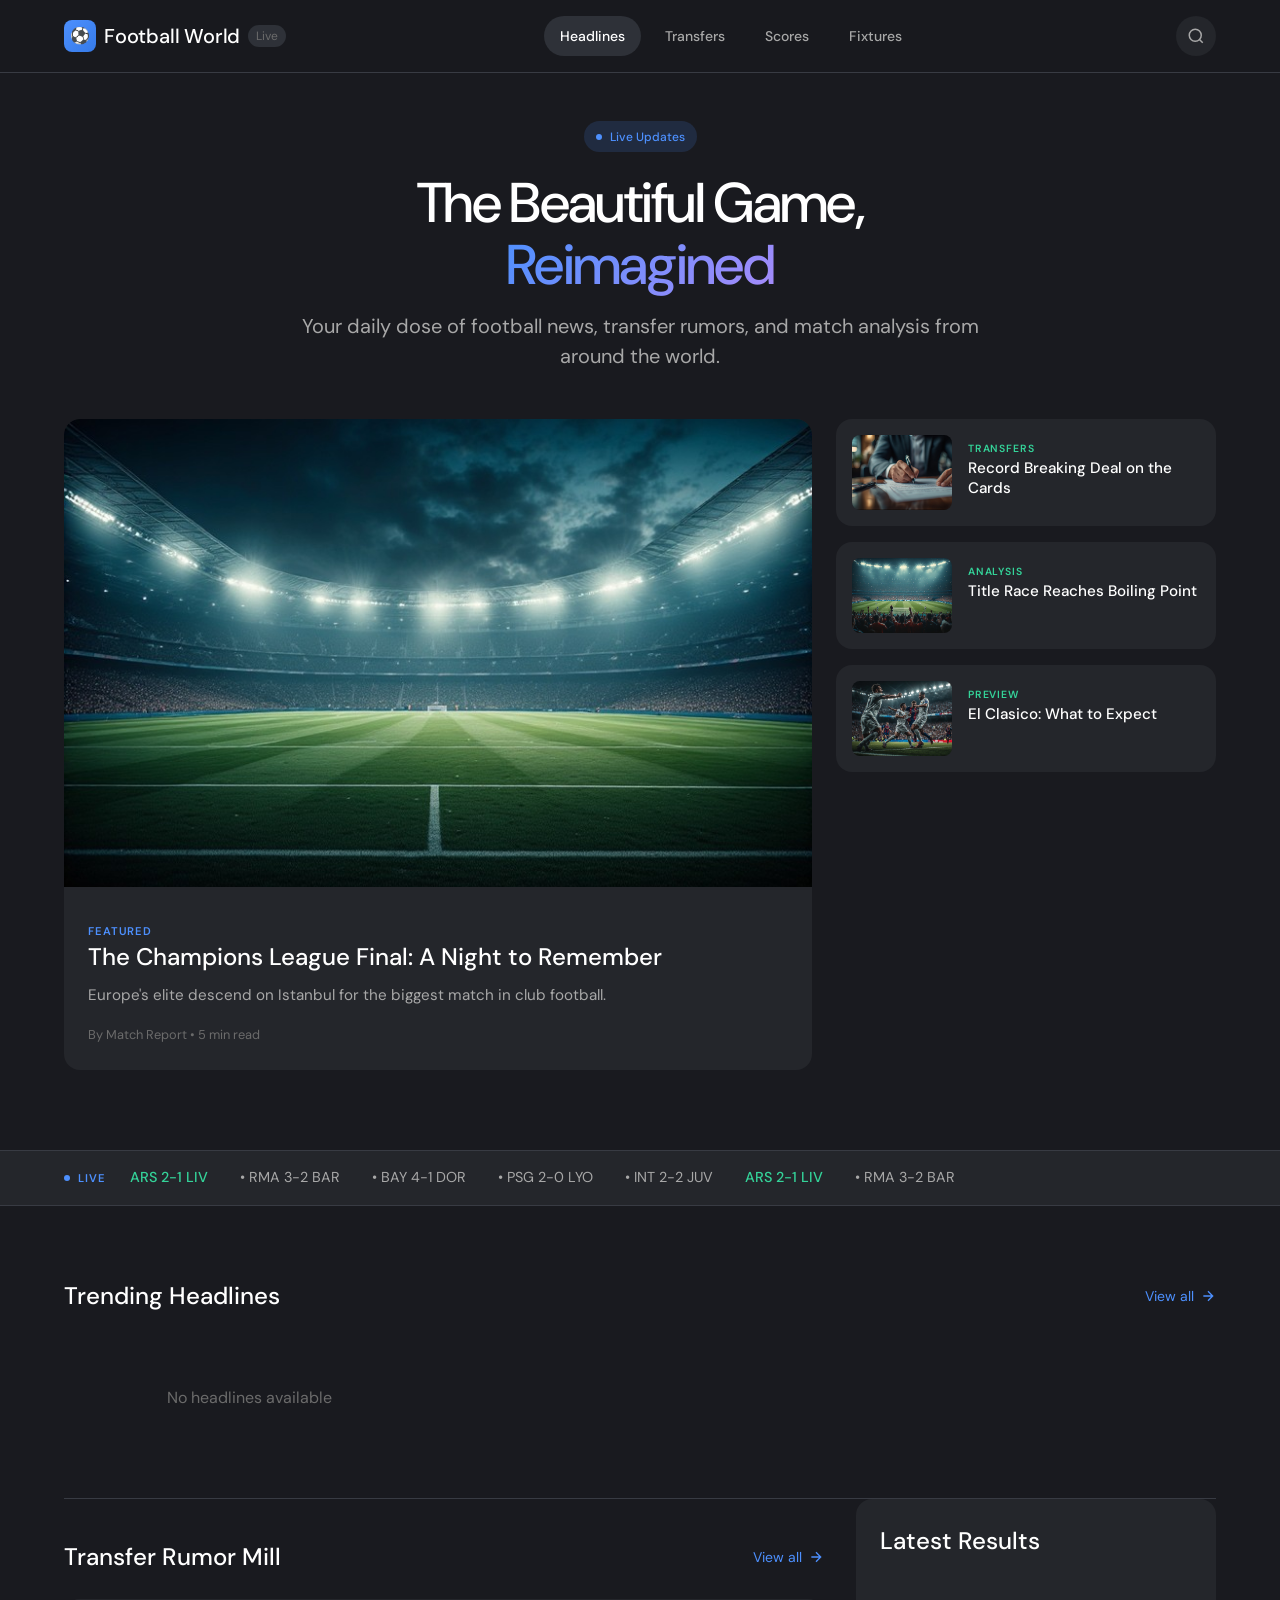
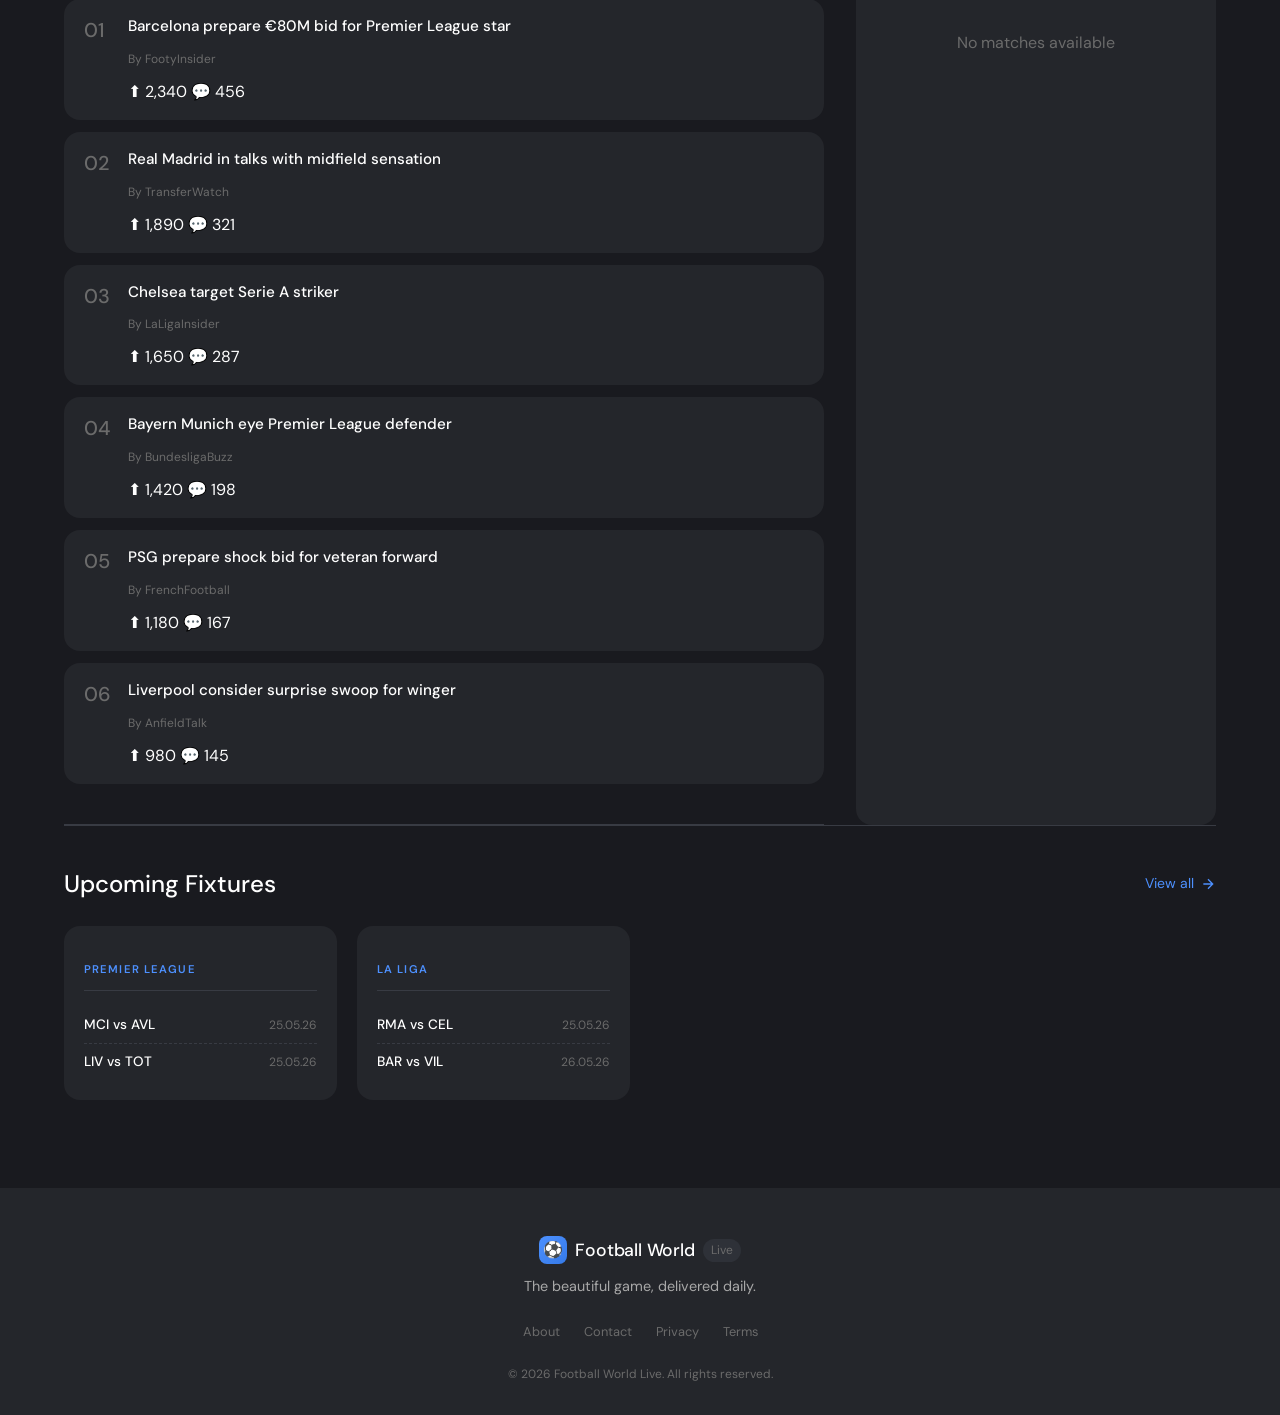
<file: index.html>
<!doctype html>
<html lang="en">
  <head>
    <meta charset="utf-8" />
    <meta name="viewport" content="width=device-width, initial-scale=1" />
    <title>Football World Live</title>
    <meta name="description" content="Your daily dose of football news, transfer rumors, and match analysis." />
    <link rel="preconnect" href="https://fonts.googleapis.com" />
    <link rel="preconnect" href="https://fonts.gstatic.com" crossorigin />
    <link href="https://fonts.googleapis.com/css2?family=DM+Sans:wght@400;500;600;700&display=swap" rel="stylesheet" />
    <link rel="stylesheet" href="./styles.css" />
  </head>
  <body>
    <header class="site-header">
      <div class="header-main container">
        <a href="/" class="brand">
          <div class="brand-icon">⚽</div>
          <span class="brand-text">Football World</span>
          <span class="brand-sub">Live</span>
        </a>
        <nav class="nav-links">
          <a href="#headlines" class="active">Headlines</a>
          <a href="#rumors">Transfers</a>
          <a href="#scores">Scores</a>
          <a href="#fixtures">Fixtures</a>
        </nav>
        <button class="search-btn" aria-label="Search">
          <svg width="18" height="18" viewBox="0 0 24 24" fill="none" stroke="currentColor" stroke-width="2">
            <circle cx="11" cy="11" r="8"></circle>
            <path d="m21 21-4.35-4.35"></path>
          </svg>
        </button>
      </div>
    </header>

    <section class="hero-section">
      <div class="container">
        <div class="hero-header">
          <span class="hero-label">
            <span class="ticker-dot"></span>
            Live Updates
          </span>
          <h1 class="hero-title">The Beautiful Game, <span>Reimagined</span></h1>
          <p class="hero-subtitle">Your daily dose of football news, transfer rumors, and match analysis from around the world.</p>
        </div>

        <div class="main-grid">
          <article class="featured-card">
            <img src="images/1.jpeg" alt="Featured" class="featured-image" />
            <div class="featured-content">
              <span class="featured-tag">Featured</span>
              <h2 class="featured-title">The Champions League Final: A Night to Remember</h2>
              <p class="featured-excerpt">Europe's elite descend on Istanbul for the biggest match in club football.</p>
              <span class="featured-meta">By Match Report • 5 min read</span>
            </div>
          </article>

          <div class="sidebar-grid">
            <article class="side-card">
              <img src="images/2.jpeg" alt="Transfer" />
              <div class="side-content">
                <span class="side-tag">Transfers</span>
                <h3 class="side-title">Record Breaking Deal on the Cards</h3>
              </div>
            </article>
            <article class="side-card">
              <img src="images/3.jpeg" alt="Title Race" />
              <div class="side-content">
                <span class="side-tag">Analysis</span>
                <h3 class="side-title">Title Race Reaches Boiling Point</h3>
              </div>
            </article>
            <article class="side-card">
              <img src="images/4.jpeg" alt="El Clasico" />
              <div class="side-content">
                <span class="side-tag">Preview</span>
                <h3 class="side-title">El Clasico: What to Expect</h3>
              </div>
            </article>
          </div>
        </div>
      </div>
    </section>

    <section class="ticker-section">
      <div class="container">
        <div class="ticker-wrapper">
          <span class="ticker-label">
            <span class="ticker-dot"></span>
            Live
          </span>
          <div class="ticker-track">
            <span class="live">ARS 2-1 LIV</span>
            <span>• RMA 3-2 BAR</span>
            <span>• BAY 4-1 DOR</span>
            <span>• PSG 2-0 LYO</span>
            <span>• INT 2-2 JUV</span>
            <span class="live">ARS 2-1 LIV</span>
            <span>• RMA 3-2 BAR</span>
          </div>
        </div>
      </div>
    </section>

    <main class="container">
      <section id="headlines" class="content-section">
        <div class="section-header">
          <h2 class="section-title">Trending Headlines</h2>
          <a href="#" class="section-link">
            View all
            <svg width="16" height="16" viewBox="0 0 24 24" fill="none" stroke="currentColor" stroke-width="2">
              <path d="M5 12h14M12 5l7 7-7 7"/>
            </svg>
          </a>
        </div>
        <div class="headlines-grid" id="headline-cards"></div>
      </section>

      <div class="two-col-layout">
        <section id="rumors" class="content-section">
          <div class="section-header">
            <h2 class="section-title">Transfer Rumor Mill</h2>
            <a href="#" class="section-link">
              View all
              <svg width="16" height="16" viewBox="0 0 24 24" fill="none" stroke="currentColor" stroke-width="2">
                <path d="M5 12h14M12 5l7 7-7 7"/>
              </svg>
            </a>
          </div>
          <div class="rumor-list" id="rumor-cards"></div>
        </section>

        <section id="scores" class="content-section scores-section">
          <div class="section-header">
            <h2 class="section-title">Latest Results</h2>
          </div>
          <div class="scoreboard" id="scoreboard"></div>
        </section>
      </div>

      <section id="fixtures" class="content-section">
        <div class="section-header">
          <h2 class="section-title">Upcoming Fixtures</h2>
          <a href="#" class="section-link">
            View all
            <svg width="16" height="16" viewBox="0 0 24 24" fill="none" stroke="currentColor" stroke-width="2">
              <path d="M5 12h14M12 5l7 7-7 7"/>
            </svg>
          </a>
        </div>
        <div class="fixtures-grid" id="fixture-grid"></div>
      </section>
    </main>

    <footer class="site-footer">
      <div class="container">
        <div class="footer-content">
          <div class="footer-brand">
            <div class="brand-icon">⚽</div>
            <span class="brand-text">Football World</span>
            <span class="brand-sub">Live</span>
          </div>
          <p class="footer-tagline">The beautiful game, delivered daily.</p>
          <div class="footer-links">
            <a href="#">About</a>
            <a href="#">Contact</a>
            <a href="#">Privacy</a>
            <a href="#">Terms</a>
          </div>
          <p class="copyright">© 2026 Football World Live. All rights reserved.</p>
        </div>
      </div>
    </footer>

    <script src="./app.js"></script>
  </body>
</html>
</file>
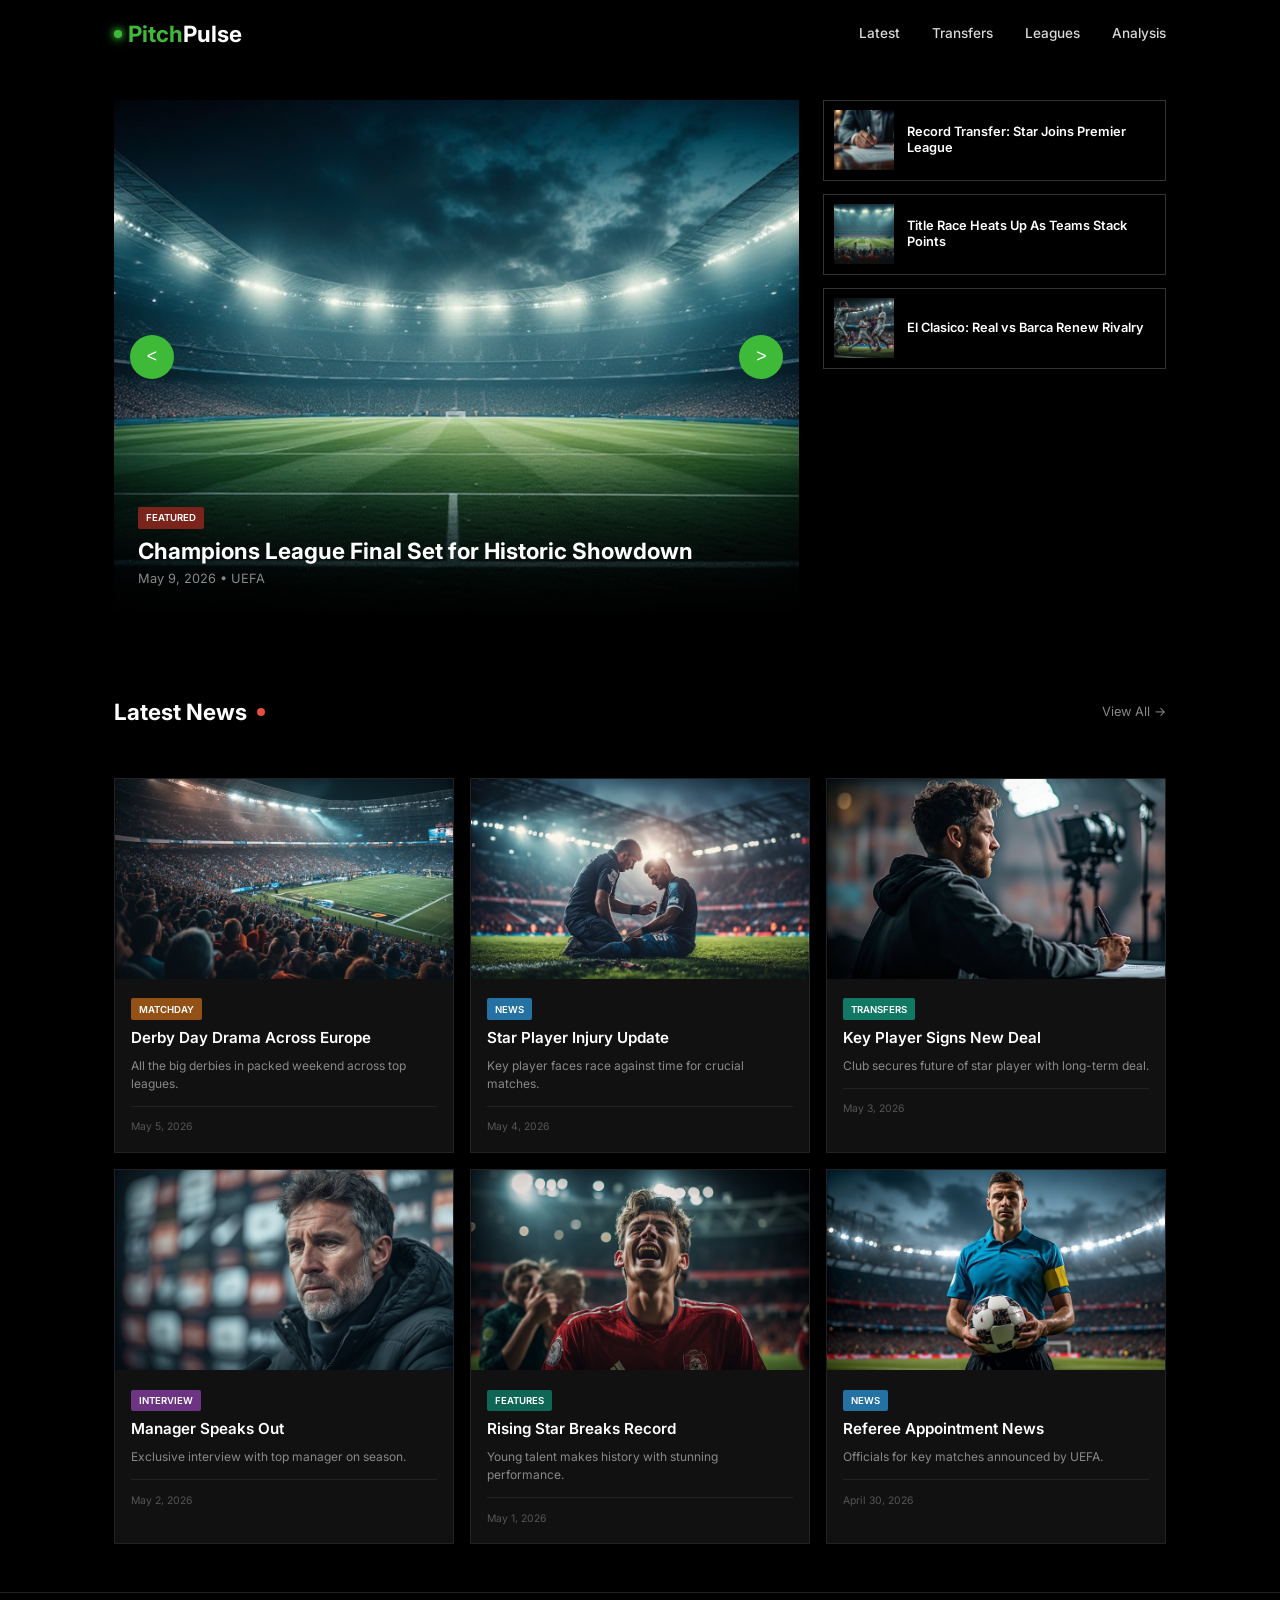
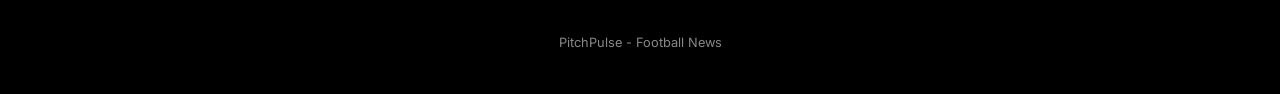
<file: index2.html>
<!DOCTYPE html>
<html lang="en">
<head>
  <meta charset="UTF-8">
  <meta name="viewport" content="width=device-width, initial-scale=1.0">
  <title>PitchPulse - Football News</title>
  <link rel="preconnect" href="https://fonts.googleapis.com">
  <link rel="preconnect" href="https://fonts.gstatic.com" crossorigin>
  <link href="https://fonts.googleapis.com/css2?family=Inter:wght@300;400;500;600;700&family=Satoshi:wght@300;400;500;600;700&display=swap" rel="stylesheet">
  <style>
    * { margin: 0; padding: 0; box-sizing: border-box; }
    :root { --bg-main: #000000; --bg-dark: #000000; --accent: #3eba38; --white: #ffffff; --gray: #888888; --accent: #3eba38; }
    html { scroll-behavior: smooth; }
    body { font-family: 'Satoshi', 'Inter', Arial, sans-serif; background: var(--bg-main); color: var(--white); line-height: 1.6; }
    a { text-decoration: none; color: inherit; }
    .container { max-width: 1100px; margin: 0 auto; padding: 0 1.5rem; }

    /* Header */
    .header { background: var(--bg-dark); position: sticky; top: 0; z-index: 100; }
    .header-inner { max-width: 1100px; margin: 0 auto; display: flex; justify-content: space-between; align-items: center; padding: 1rem 1.5rem; }
    .logo { font-family: 'Satoshi', 'Inter', Arial, sans-serif; font-size: 1.4rem; font-weight: 700; display: flex; align-items: center; }
    .logo-pitch { color: var(--accent); }
    .logo-pulse { color: var(--white); }
    .logo-dot { width: 8px; height: 8px; border-radius: 50%; background: var(--accent); box-shadow: 0 0 6px var(--accent), 0 0 12px var(--accent); animation: greenPulse 2s ease-in-out infinite; margin-right: 0.4rem; }
    @keyframes greenPulse { 0%, 100% { opacity: 1; box-shadow: 0 0 6px var(--accent), 0 0 12px var(--accent); } 50% { opacity: 0.5; box-shadow: 0 0 3px var(--accent), 0 0 6px var(--accent); } }
    @keyframes redPulse { 0%, 100% { opacity: 1; box-shadow: 0 0 6px #e74c3c, 0 0 12px #e74c3c; } 50% { opacity: 0.5; box-shadow: 0 0 3px #e74c3c, 0 0 6px #e74c3c; } }
    .nav { display: flex; gap: 2rem; align-items: center; }
    .nav a { font-size: 0.85rem; font-weight: 500; color: var(--white); opacity: 0.85; transition: color 0.2s ease; }
    .nav a:hover { color: var(--accent); opacity: 1; }
    .nav-dot { width: 6px; height: 6px; border-radius: 50%; background: #e74c3c; animation: redPulse 2s ease-in-out infinite; }

    /* Hero */
    .hero { background: var(--bg-main); padding: 2rem 0; }
    .hero-grid { display: grid; grid-template-columns: 2fr 1fr; gap: 1.5rem; }
    .hero-main { position: relative; }
    .hero-main-frame { width: 100%; aspect-ratio: 4/3; position: relative; overflow: hidden; }
    .hero-main-frame img { width: 100%; height: 100%; object-fit: cover; display: block; }
    .hero-overlay { position: absolute; bottom: 0; left: 0; right: 0; padding: 1.5rem; background: linear-gradient(transparent, rgba(0,0,0,0.9)); }
    .slide-arrow { position: absolute; top: 50%; transform: translateY(-50%); width: 44px; height: 44px; background: var(--accent); border: none; border-radius: 50%; color: white; font-size: 1.1rem; font-weight: 300; cursor: pointer; display: flex; align-items: center; justify-content: center; transition: all 0.2s ease; z-index: 10; }
    .slide-arrow:hover { background: #2ecc71; transform: translateY(-50%) scale(1.1); }
    .slide-arrow.prev { left: 1rem; }
    .slide-arrow.next { right: 1rem; }
    
    .tag { display: inline-block; color: white; font-size: 0.6rem; font-weight: 600; text-transform: uppercase; padding: 0.2rem 0.5rem; border-radius: 2px; }
    .tag-featured { background: #7b241c; }
    .tag-transfers { background: #117864; }
    .tag-analysis { background: #9a7d0a; }
    .tag-preview { background: #1a5276; }
    .tag-matchday { background: #935116; }
    .tag-news { background: #2471a3; }
    .tag-interview { background: #6c3483; }
    .tag-features { background: #0e6655; }

    .hero-title { font-size: 1.4rem; font-weight: 700; line-height: 1.25; margin: 0.5rem 0 0.3rem; display: -webkit-box; -webkit-line-clamp: 2; -webkit-box-orient: vertical; overflow: hidden; }
    .hero-meta { font-size: 0.8rem; color: var(--gray); }

    /* Sidebar */
    .hero-side { display: flex; flex-direction: column; gap: 0.8rem; }
    .hero-side-item { display: flex; align-items: center; gap: 0.8rem; border: 1px solid #333; padding: 0.6rem; border-radius: 0; cursor: pointer; }
    .hero-side-frame { width: 60px; height: 60px; border-radius: 0; overflow: hidden; flex-shrink: 0; }
    .hero-side-frame img { width: 100%; height: 100%; object-fit: cover; transition: transform 0.3s; }
    .hero-side-item:hover .hero-side-frame img { transform: scale(1.1); }
    .hero-side-content { flex: 1; display: flex; flex-direction: column; justify-content: center; }
    .hero-side-content h3 { font-size: 0.8rem; font-weight: 600; line-height: 1.3; color: var(--white); }

    .section { background: var(--bg-main); padding: 3rem 0; }
    .section-header { display: flex; justify-content: space-between; align-items: center; margin-bottom: 2rem; padding-bottom: 1rem; }
    .section-title { font-size: 1.4rem; font-weight: 700; display: flex; align-items: center; gap: 0.6rem; }
    .section-dot { width: 8px; height: 8px; border-radius: 50%; background: #e74c3c; animation: redPulse 2s ease-in-out infinite; }
    .view-all { font-size: 0.8rem; color: var(--gray); }
    
    /* Posts - Tribune Style (clean, minimal, dark) */
    .news-grid { display: grid; grid-template-columns: repeat(3, 1fr); gap: 1rem; }
    .news-card { background: #111; border: 1px solid #222; transition: border-color 0.2s; }
    .news-card:hover { border-color: var(--accent); }
    .news-card-top { width: 100%; height: 200px; overflow: hidden; }
    .news-card-top img { width: 100%; height: 100%; object-fit: cover; transition: transform 0.3s; }
    .news-card:hover .news-card-top img { transform: scale(1.05); }
    .news-card-content { padding: 1rem; }
    .news-card .tag { margin-bottom: 0.5rem; }
    .news-card h3 { font-size: 0.95rem; font-weight: 600; line-height: 1.35; color: var(--white); margin-bottom: 0.5rem; }
    .news-card p { font-size: 0.75rem; color: var(--gray); line-height: 1.5; }
    .news-card-meta { font-size: 0.65rem; color: #555; margin-top: 0.8rem; padding-top: 0.8rem; border-top: 1px solid #222; }

    .footer { background: var(--bg-dark); padding: 2.5rem 0; text-align: center; border-top: 1px solid #222; }
    .footer p { font-size: 0.8rem; color: var(--gray); }

    @media (max-width: 800px) { .hero-grid { grid-template-columns: 1fr; } .news-grid { grid-template-columns: repeat(2, 1fr); } }
    @media (max-width: 600px) { .news-grid { grid-template-columns: 1fr; } .nav { display: none; } }
  </style>
</head>
<body>
  <header class="header">
    <div class="header-inner">
      <a href="index2.html" class="logo"><span class="logo-dot"></span><span class="logo-pitch">Pitch</span><span class="logo-pulse">Pulse</span></a>
      <nav class="nav">
        <a href="#"><span>Latest</span> <span class="nav-dot"></span></a>
        <a href="#">Transfers</a>
        <a href="#">Leagues</a>
        <a href="#">Analysis</a>
      </nav>
    </div>
  </header>

  <section class="hero">
    <div class="container">
      <div class="hero-grid">
        <div class="hero-main">
          <div class="hero-main-frame">
            <a href="#"><img src="images/1.jpeg" alt="Featured" id="main-slide"></a>
            <div class="hero-overlay"><span class="tag tag-featured">Featured</span>
              <h1 class="hero-title">Champions League Final Set for Historic Showdown</h1>
              <p class="hero-meta">May 9, 2026 • UEFA</p>
            </div>
          </div>
          <button class="slide-arrow prev" onclick="prevSlide()">&lt;</button>
          <button class="slide-arrow next" onclick="nextSlide()">&gt;</button>
        </div>
        <div class="hero-side">
          <div class="hero-side-item"><div class="hero-side-frame"><img src="images/2.jpeg"></div><div class="hero-side-content"><h3>Record Transfer: Star Joins Premier League</h3></div></div>
          <div class="hero-side-item"><div class="hero-side-frame"><img src="images/3.jpeg"></div><div class="hero-side-content"><h3>Title Race Heats Up As Teams Stack Points</h3></div></div>
          <div class="hero-side-item"><div class="hero-side-frame"><img src="images/4.jpeg"></div><div class="hero-side-content"><h3>El Clasico: Real vs Barca Renew Rivalry</h3></div></div>
        </div>
      </div>
    </div>
  </section>

  <section class="section">
    <div class="container">
      <div class="section-header">
        <h2 class="section-title">Latest News <span class="section-dot"></span></h2>
        <a href="#" class="view-all">View All →</a>
      </div>
      <div class="news-grid">
        <article class="news-card">
          <div class="news-card-top"><img src="images/5.jpeg" alt="Derby"></div>
          <div class="news-card-content">
            <span class="tag tag-matchday">Matchday</span>
            <h3>Derby Day Drama Across Europe</h3>
            <p>All the big derbies in packed weekend across top leagues.</p>
            <div class="news-card-meta">May 5, 2026</div>
          </div>
        </article>
        <article class="news-card">
          <div class="news-card-top"><img src="images/6.jpeg" alt="Injury"></div>
          <div class="news-card-content">
            <span class="tag tag-news">News</span>
            <h3>Star Player Injury Update</h3>
            <p>Key player faces race against time for crucial matches.</p>
            <div class="news-card-meta">May 4, 2026</div>
          </div>
        </article>
        <article class="news-card">
          <div class="news-card-top"><img src="images/7.jpeg" alt="Contract"></div>
          <div class="news-card-content">
            <span class="tag tag-transfers">Transfers</span>
            <h3>Key Player Signs New Deal</h3>
            <p>Club secures future of star player with long-term deal.</p>
            <div class="news-card-meta">May 3, 2026</div>
          </div>
        </article>
        <article class="news-card">
          <div class="news-card-top"><img src="images/8.jpeg" alt="Manager"></div>
          <div class="news-card-content">
            <span class="tag tag-interview">Interview</span>
            <h3>Manager Speaks Out</h3>
            <p>Exclusive interview with top manager on season.</p>
            <div class="news-card-meta">May 2, 2026</div>
          </div>
        </article>
        <article class="news-card">
          <div class="news-card-top"><img src="images/9.jpeg" alt="Rising Star"></div>
          <div class="news-card-content">
            <span class="tag tag-features">Features</span>
            <h3>Rising Star Breaks Record</h3>
            <p>Young talent makes history with stunning performance.</p>
            <div class="news-card-meta">May 1, 2026</div>
          </div>
        </article>
        <article class="news-card">
          <div class="news-card-top"><img src="images/10.jpeg" alt="Referee"></div>
          <div class="news-card-content">
            <span class="tag tag-news">News</span>
            <h3>Referee Appointment News</h3>
            <p>Officials for key matches announced by UEFA.</p>
            <div class="news-card-meta">April 30, 2026</div>
          </div>
        </article>
      </div>
    </div>
  </section>

  <footer class="footer">
    <div class="container"><p>PitchPulse - Football News</p></div>
  </footer>

  <script>
    const slides = [
      { img: 'images/1.jpeg', title: 'Champions League Final Set for Historic Showdown', tag: 'Featured', tagClass: 'tag-featured', meta: 'May 9, 2026 • UEFA' },
      { img: 'images/2.jpeg', title: 'Record Transfer: Star Joins Premier League', tag: 'Transfers', tagClass: 'tag-transfers', meta: 'May 8, 2026 • Transfers' },
      { img: 'images/3.jpeg', title: 'Title Race Heats Up As Teams Stack Points', tag: 'Analysis', tagClass: 'tag-analysis', meta: 'May 7, 2026 • Premier League' },
      { img: 'images/4.jpeg', title: 'El Clasico: Real vs Barca Renew Rivalry', tag: 'Preview', tagClass: 'tag-preview', meta: 'May 6, 2026 • La Liga' },
      { img: 'images/5.jpeg', title: 'Derby Day Drama Across Europe', tag: 'Matchday', tagClass: 'tag-matchday', meta: 'May 5, 2026 • Premier League' }
    ];
    let current = 0;
    function updateSlide() {
      const s = slides[current];
      document.getElementById('main-slide').src = s.img;
      document.querySelector('.hero-title').textContent = s.title;
      document.querySelector('.hero-overlay .tag').textContent = s.tag;
      document.querySelector('.hero-overlay .tag').className = 'tag ' + s.tagClass;
      document.querySelector('.hero-meta').textContent = s.meta;
    }
    function nextSlide() { current = (current + 1) % slides.length; updateSlide(); }
    function prevSlide() { current = (current - 1 + slides.length) % slides.length; updateSlide(); }
  </script>
</body>
</html>
</file>
<file: styles.css>
:root {
  --bg-primary: #191a1f;
  --bg-surface: #24262b;
  --bg-elevated: #2e3138;
  --bg-hover: #383b43;
  --text-primary: #ffffff;
  --text-secondary: #a8a8a8;
  --text-tertiary: #6b6b6b;
  --accent-blue: #4d90fe;
  --accent-blue-dark: #357ae8;
  --accent-green: #34d399;
  --accent-red: #f87171;
  --border: #383b43;
  --shadow: 0 4px 16px rgba(0,0,0,0.3);
  --radius: 16px;
  --radius-sm: 8px;
  --transition: all 0.25s cubic-bezier(0.4, 0, 0.2, 1);
}

* {
  box-sizing: border-box;
}

html {
  scroll-behavior: smooth;
}

html,
body {
  margin: 0;
  min-height: 100vh;
  font-family: 'DM Sans', system-ui, -apple-system, sans-serif;
  color: var(--text-primary);
  background: var(--bg-primary);
  -webkit-font-smoothing: antialiased;
  line-height: 1.5;
}

a {
  color: inherit;
  text-decoration: none;
  transition: var(--transition);
}

button {
  font-family: inherit;
  cursor: pointer;
  border: none;
}

.container {
  max-width: 1200px;
  margin: 0 auto;
  padding: 0 1.5rem;
}

/* Header */
.site-header {
  position: sticky;
  top: 0;
  z-index: 100;
  background: rgba(25, 26, 31, 0.85);
  backdrop-filter: blur(20px);
  border-bottom: 1px solid var(--border);
}

.header-main {
  display: flex;
  align-items: center;
  justify-content: space-between;
  padding: 1rem 1.5rem;
}

.brand {
  display: flex;
  align-items: center;
  gap: 0.5rem;
}

.brand-icon {
  width: 32px;
  height: 32px;
  background: linear-gradient(135deg, var(--accent-blue), var(--accent-blue-dark));
  border-radius: var(--radius-sm);
  display: flex;
  align-items: center;
  justify-content: center;
  font-size: 1rem;
}

.brand-text {
  font-size: 1.25rem;
  font-weight: 500;
  letter-spacing: -0.01em;
}

.brand-sub {
  font-size: 0.75rem;
  color: var(--text-tertiary);
  background: var(--bg-elevated);
  padding: 0.15rem 0.5rem;
  border-radius: 20px;
}

.nav-links {
  display: flex;
  gap: 0.5rem;
}

.nav-links a {
  padding: 0.6rem 1rem;
  font-size: 0.875rem;
  font-weight: 500;
  color: var(--text-secondary);
  border-radius: 24px;
  transition: var(--transition);
}

.nav-links a:hover {
  color: var(--text-primary);
  background: var(--bg-elevated);
}

.nav-links a.active {
  color: var(--text-primary);
  background: var(--bg-elevated);
}

.search-btn {
  width: 40px;
  height: 40px;
  background: var(--bg-surface);
  border-radius: 50%;
  display: flex;
  align-items: center;
  justify-content: center;
  color: var(--text-secondary);
  transition: var(--transition);
}

.search-btn:hover {
  background: var(--bg-elevated);
  color: var(--text-primary);
}

/* Hero Section */
.hero-section {
  padding: 3rem 0;
}

.hero-header {
  text-align: center;
  max-width: 700px;
  margin: 0 auto 3rem;
}

.hero-label {
  display: inline-flex;
  align-items: center;
  gap: 0.5rem;
  font-size: 0.75rem;
  font-weight: 500;
  color: var(--accent-blue);
  background: rgba(77, 144, 254, 0.15);
  padding: 0.4rem 0.75rem;
  border-radius: 20px;
  margin-bottom: 1.25rem;
}

.hero-title {
  font-size: 3.5rem;
  font-weight: 500;
  line-height: 1.1;
  margin: 0 0 1rem;
  letter-spacing: -0.03em;
}

.hero-title span {
  background: linear-gradient(135deg, var(--accent-blue), #a78bfa);
  -webkit-background-clip: text;
  -webkit-text-fill-color: transparent;
  background-clip: text;
}

.hero-subtitle {
  font-size: 1.25rem;
  color: var(--text-secondary);
  margin: 0;
}

/* Main Grid */
.main-grid {
  display: grid;
  grid-template-columns: 1fr 380px;
  gap: 1.5rem;
}

/* Featured Card */
.featured-card {
  background: var(--bg-surface);
  border-radius: var(--radius);
  overflow: hidden;
  transition: var(--transition);
}

.featured-card:hover {
  transform: translateY(-4px);
  box-shadow: var(--shadow);
}

.featured-image {
  width: 100%;
  aspect-ratio: 16/10;
  object-fit: cover;
}

.featured-content {
  padding: 1.5rem;
}

.featured-tag {
  font-size: 0.7rem;
  font-weight: 600;
  text-transform: uppercase;
  letter-spacing: 0.08em;
  color: var(--accent-blue);
  margin-bottom: 0.75rem;
}

.featured-title {
  font-size: 1.5rem;
  font-weight: 500;
  margin: 0 0 0.75rem;
  line-height: 1.25;
}

.featured-excerpt {
  color: var(--text-secondary);
  font-size: 0.95rem;
  margin: 0 0 1rem;
}

.featured-meta {
  font-size: 0.8rem;
  color: var(--text-tertiary);
}

/* Sidebar Cards */
.sidebar-grid {
  display: flex;
  flex-direction: column;
  gap: 1rem;
}

.side-card {
  background: var(--bg-surface);
  border-radius: var(--radius);
  overflow: hidden;
  display: flex;
  gap: 1rem;
  padding: 1rem;
  transition: var(--transition);
}

.side-card:hover {
  background: var(--bg-elevated);
}

.side-card img {
  width: 100px;
  height: 75px;
  object-fit: cover;
  border-radius: var(--radius-sm);
}

.side-content {
  flex: 1;
  min-width: 0;
}

.side-tag {
  font-size: 0.65rem;
  font-weight: 600;
  text-transform: uppercase;
  letter-spacing: 0.08em;
  color: var(--accent-green);
  margin-bottom: 0.35rem;
}

.side-title {
  font-size: 0.95rem;
  font-weight: 500;
  margin: 0;
  line-height: 1.3;
}

/* Ticker */
.ticker-section {
  background: var(--bg-surface);
  padding: 1rem 0;
  margin: 2rem 0;
  border-top: 1px solid var(--border);
  border-bottom: 1px solid var(--border);
}

.ticker-wrapper {
  display: flex;
  align-items: center;
  gap: 1.5rem;
  overflow: hidden;
}

.ticker-label {
  display: flex;
  align-items: center;
  gap: 0.5rem;
  font-size: 0.7rem;
  font-weight: 600;
  text-transform: uppercase;
  letter-spacing: 0.1em;
  color: var(--accent-blue);
  flex-shrink: 0;
}

.ticker-dot {
  width: 6px;
  height: 6px;
  background: var(--accent-blue);
  border-radius: 50%;
  animation: pulse 1.5s infinite;
}

@keyframes pulse {
  0%, 100% { opacity: 1; }
  50% { opacity: 0.4; }
}

.ticker-track {
  display: flex;
  gap: 2rem;
  animation: ticker 40s linear infinite;
  white-space: nowrap;
}

.ticker-track span {
  font-size: 0.9rem;
  color: var(--text-secondary);
}

.ticker-track .live {
  color: var(--accent-green);
  font-weight: 500;
}

@keyframes ticker {
  0% { transform: translateX(0); }
  100% { transform: translateX(-50%); }
}

/* Section Headers */
.section-header {
  display: flex;
  align-items: center;
  justify-content: space-between;
  margin-bottom: 1.5rem;
}

.section-title {
  font-size: 1.5rem;
  font-weight: 500;
  margin: 0;
}

.section-link {
  font-size: 0.875rem;
  color: var(--accent-blue);
  display: flex;
  align-items: center;
  gap: 0.35rem;
}

.section-link:hover {
  color: var(--text-primary);
}

/* Content Sections */
.content-section {
  padding: 2.5rem 0;
  border-bottom: 1px solid var(--border);
}

.content-section:last-child {
  border-bottom: none;
}

/* Headlines Grid */
.headlines-grid {
  display: grid;
  grid-template-columns: repeat(3, 1fr);
  gap: 1.25rem;
}

.headline-card {
  background: var(--bg-surface);
  border-radius: var(--radius);
  overflow: hidden;
  transition: var(--transition);
}

.headline-card:hover {
  background: var(--bg-elevated);
  transform: translateY(-2px);
}

.headline-card .card-image {
  width: 100%;
  aspect-ratio: 16/10;
  object-fit: cover;
}

.headline-card .card-body {
  padding: 1.25rem;
}

.headline-card .card-source {
  font-size: 0.7rem;
  font-weight: 600;
  text-transform: uppercase;
  letter-spacing: 0.08em;
  color: var(--accent-blue);
  margin-bottom: 0.5rem;
}

.headline-card .card-title {
  font-size: 1.1rem;
  font-weight: 500;
  margin: 0 0 0.5rem;
  line-height: 1.35;
}

.headline-card .card-excerpt {
  font-size: 0.875rem;
  color: var(--text-secondary);
  margin: 0;
}

/* Rumor List */
.rumor-list {
  display: flex;
  flex-direction: column;
  gap: 0.75rem;
}

.rumor-item {
  display: flex;
  align-items: flex-start;
  gap: 1rem;
  padding: 1rem 1.25rem;
  background: var(--bg-surface);
  border-radius: var(--radius);
  transition: var(--transition);
}

.rumor-item:hover {
  background: var(--bg-elevated);
}

.rumor-item .rumor-rank {
  font-size: 1.25rem;
  font-weight: 500;
  color: var(--text-tertiary);
  min-width: 28px;
}

.rumor-item .rumor-content {
  flex: 1;
}

.rumor-item .rumor-title {
  font-size: 0.95rem;
  font-weight: 500;
  margin: 0 0 0.35rem;
}

.rumor-item .rumor-meta {
  font-size: 0.75rem;
  color: var(--text-tertiary);
  display: flex;
  gap: 1rem;
}

/* Scores Section */
.scores-section {
  background: var(--bg-surface);
  border-radius: var(--radius);
  padding: 1.5rem;
}

.scoreboard {
  display: flex;
  flex-direction: column;
  gap: 0.5rem;
}

.score-row {
  display: grid;
  grid-template-columns: 1fr auto 1fr;
  gap: 1rem;
  padding: 0.75rem 0;
  border-bottom: 1px solid var(--border);
  align-items: center;
}

.score-row:last-child {
  border-bottom: none;
}

.score-team {
  font-size: 0.9rem;
  font-weight: 500;
  display: flex;
  align-items: center;
  gap: 0.5rem;
}

.score-team.home {
  justify-content: flex-end;
  text-align: right;
}

.score-team.away {
  justify-content: flex-start;
}

.team-logo {
  width: 22px;
  height: 22px;
  object-fit: contain;
  border-radius: 4px;
}

.score-result {
  display: flex;
  align-items: center;
  gap: 0.4rem;
  font-size: 1rem;
  font-weight: 600;
  color: var(--accent-blue);
}

.score-result .divider {
  color: var(--text-tertiary);
}

.score-league {
  text-align: center;
  font-size: 0.7rem;
  color: var(--text-tertiary);
  text-transform: uppercase;
  letter-spacing: 0.08em;
  padding-top: 0.5rem;
}

/* Fixtures Grid */
.fixtures-grid {
  display: grid;
  grid-template-columns: repeat(4, 1fr);
  gap: 1.25rem;
}

.fixture-card {
  background: var(--bg-surface);
  border-radius: var(--radius);
  padding: 1.25rem;
  transition: var(--transition);
}

.fixture-card:hover {
  background: var(--bg-elevated);
}

.fixture-card .league-name {
  font-size: 0.7rem;
  font-weight: 600;
  text-transform: uppercase;
  letter-spacing: 0.1em;
  color: var(--accent-blue);
  margin-bottom: 1rem;
  padding-bottom: 0.75rem;
  border-bottom: 1px solid var(--border);
}

.fixture-card .match-row {
  display: flex;
  justify-content: space-between;
  align-items: center;
  padding: 0.5rem 0;
  font-size: 0.85rem;
}

.fixture-card .match-row:not(:last-child) {
  border-bottom: 1px dashed var(--border);
}

.fixture-card .match-teams {
  color: var(--text-primary);
  font-weight: 500;
}

.fixture-card .match-date {
  color: var(--text-tertiary);
  font-size: 0.75rem;
}

/* Two Column Layout */
.two-col-layout {
  display: grid;
  grid-template-columns: 1fr 360px;
  gap: 2rem;
  border-bottom: 1px solid var(--border);
}

/* Footer */
.site-footer {
  background: var(--bg-surface);
  padding: 3rem 0 2rem;
  margin-top: 3rem;
}

.footer-content {
  display: flex;
  flex-direction: column;
  align-items: center;
  text-align: center;
}

.footer-brand {
  display: flex;
  align-items: center;
  gap: 0.5rem;
  margin-bottom: 0.75rem;
}

.footer-brand .brand-icon {
  width: 28px;
  height: 28px;
}

.footer-brand .brand-text {
  font-size: 1.1rem;
}

.footer-tagline {
  color: var(--text-secondary);
  font-size: 0.9rem;
  margin: 0 0 1.5rem;
}

.footer-links {
  display: flex;
  gap: 1.5rem;
  margin-bottom: 1.5rem;
}

.footer-links a {
  font-size: 0.8rem;
  color: var(--text-tertiary);
}

.footer-links a:hover {
  color: var(--text-primary);
}

.copyright {
  font-size: 0.75rem;
  color: var(--text-tertiary);
  margin: 0;
}

/* No data state */
.no-data {
  color: var(--text-tertiary);
  text-align: center;
  padding: 2rem;
}

/* Responsive */
@media (max-width: 1100px) {
  .main-grid {
    grid-template-columns: 1fr;
  }
  
  .sidebar-grid {
    flex-direction: row;
  }
  
  .side-card {
    flex: 1;
  }
  
  .two-col-layout {
    grid-template-columns: 1fr;
  }
  
  .fixtures-grid {
    grid-template-columns: repeat(2, 1fr);
  }
}

@media (max-width: 768px) {
  .nav-links {
    display: none;
  }
  
  .hero-title {
    font-size: 2.5rem;
  }
  
  .headlines-grid {
    grid-template-columns: repeat(2, 1fr);
  }
  
  .sidebar-grid {
    flex-direction: column;
  }
}

@media (max-width: 540px) {
  .headlines-grid {
    grid-template-columns: 1fr;
  }
  
  .fixtures-grid {
    grid-template-columns: 1fr;
  }
  
  .hero-title {
    font-size: 2rem;
  }
}
</file>
